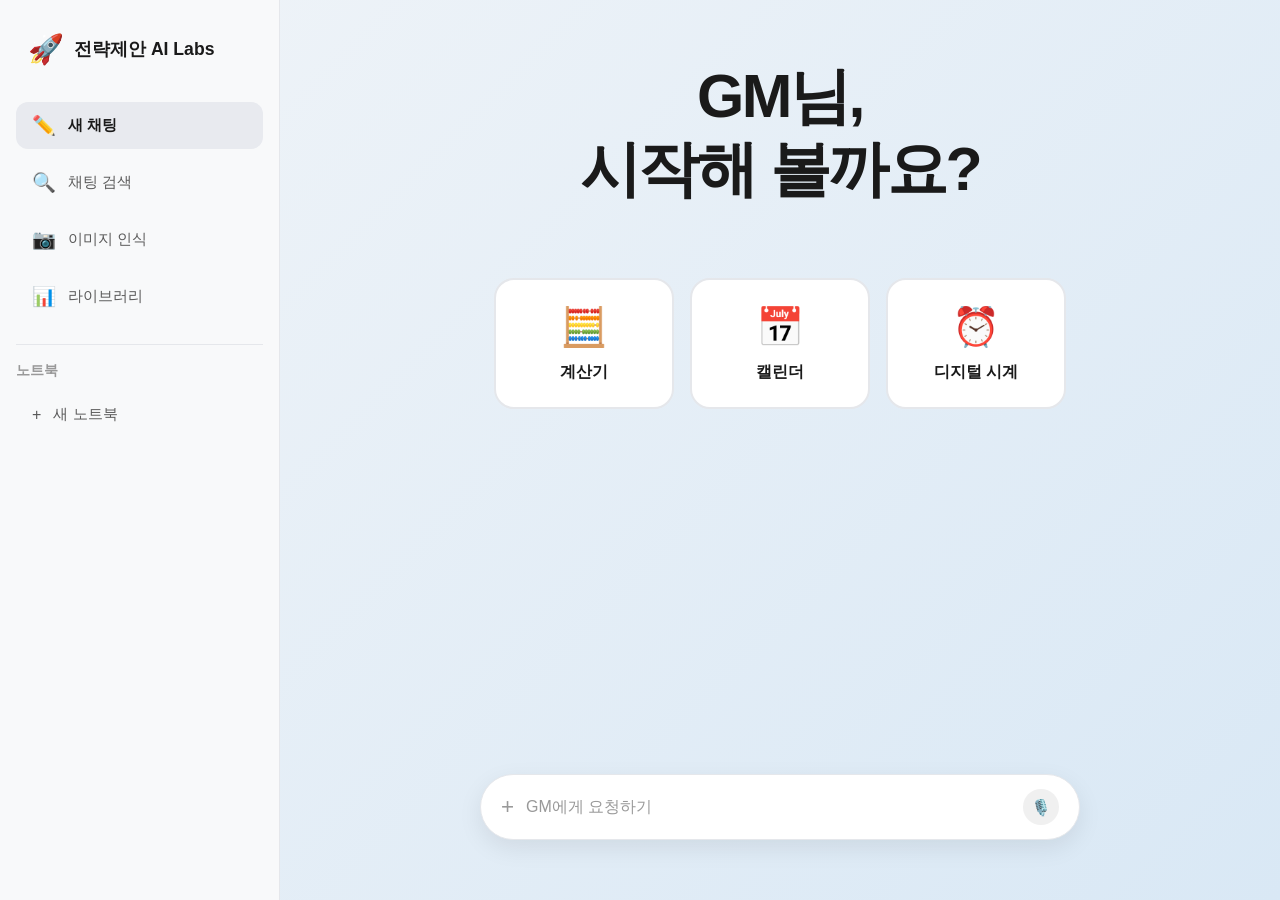
<file: index.html>
<!DOCTYPE html>
<html lang="ko">
<head>
  <meta charset="UTF-8" />
  <meta name="viewport" content="width=device-width, initial-scale=1.0" />
  <title>GM Service Hub</title>
  <style>
    * {
      margin: 0;
      padding: 0;
      box-sizing: border-box;
    }

    body {
      min-height: 100vh;
      font-family: -apple-system, BlinkMacSystemFont, 'Segoe UI', 'Roboto', sans-serif;
      background: linear-gradient(135deg, #f0f4f8 0%, #d9e8f5 100%);
      color: #1a1a1a;
      display: flex;
      overflow: hidden;
    }

    .sidebar {
      width: 280px;
      background: #f8f9fa;
      border-right: 1px solid #e5e7eb;
      padding: 20px 16px;
      overflow-y: auto;
      display: flex;
      flex-direction: column;
      gap: 24px;
    }

    .sidebar-header {
      display: flex;
      align-items: center;
      gap: 10px;
      padding: 12px;
      cursor: pointer;
      border-radius: 12px;
      transition: background 0.2s;
    }

    .sidebar-header:hover {
      background: #f0f0f0;
    }

    .sidebar-icon {
      font-size: 1.8rem;
    }

    .sidebar-title {
      font-weight: 700;
      font-size: 1.1rem;
    }

    .sidebar-menu {
      display: grid;
      gap: 10px;
    }

    .menu-item {
      display: flex;
      align-items: center;
      gap: 12px;
      padding: 12px 16px;
      border-radius: 12px;
      cursor: pointer;
      transition: background 0.2s;
      color: #5a5a5a;
      font-size: 0.95rem;
    }

    .menu-item:hover {
      background: #e8eaef;
    }

    .menu-item.active {
      background: #e8eaef;
      color: #1a1a1a;
      font-weight: 600;
    }

    .main-content {
      flex: 1;
      display: flex;
      flex-direction: column;
      align-items: center;
      justify-content: space-between;
      padding: 60px 40px;
      overflow: auto;
    }

    .hero-section {
      display: grid;
      gap: 32px;
      text-align: center;
      align-items: center;
    }

    .hero-title {
      font-size: clamp(2.5rem, 5vw, 3.8rem);
      font-weight: 700;
      letter-spacing: -0.04em;
      line-height: 1.2;
      color: #1a1a1a;
    }

    .hero-title span {
      color: #4f46e5;
    }

    .service-grid {
      display: grid;
      grid-template-columns: repeat(auto-fit, minmax(180px, 1fr));
      gap: 16px;
      margin-top: 40px;
      width: 100%;
      max-width: 600px;
    }

    .service-btn {
      display: grid;
      place-items: center;
      gap: 12px;
      padding: 24px 20px;
      border: 2px solid #e5e7eb;
      border-radius: 20px;
      background: #ffffff;
      cursor: pointer;
      transition: all 0.3s ease;
      text-decoration: none;
      color: inherit;
    }

    .service-btn:hover {
      border-color: #4f46e5;
      box-shadow: 0 12px 32px rgba(79, 70, 229, 0.15);
      transform: translateY(-4px);
    }

    .service-btn-icon {
      font-size: 2.4rem;
    }

    .service-btn-label {
      font-weight: 600;
      font-size: 1rem;
      color: #1a1a1a;
    }

    .input-section {
      width: 100%;
      max-width: 600px;
      display: grid;
      gap: 16px;
      align-items: center;
    }

    .input-wrapper {
      display: flex;
      align-items: center;
      gap: 12px;
      background: #ffffff;
      border: 1px solid #e5e7eb;
      border-radius: 999px;
      padding: 14px 20px;
      box-shadow: 0 8px 24px rgba(0, 0, 0, 0.08);
      transition: border-color 0.2s, box-shadow 0.2s;
    }

    .input-wrapper:focus-within {
      border-color: #4f46e5;
      box-shadow: 0 12px 32px rgba(79, 70, 229, 0.15);
    }

    .input-plus {
      font-size: 1.4rem;
      color: #999;
      cursor: pointer;
    }

    .input-field {
      flex: 1;
      border: none;
      outline: none;
      font-size: 1rem;
      font-family: inherit;
      color: #1a1a1a;
    }

    .input-field::placeholder {
      color: #999;
    }

    .input-actions {
      display: flex;
      align-items: center;
      gap: 8px;
    }

    .input-btn {
      width: 36px;
      height: 36px;
      border: none;
      border-radius: 50%;
      background: #f0f0f0;
      cursor: pointer;
      display: grid;
      place-items: center;
      transition: background 0.2s;
      font-size: 1rem;
    }

    .input-btn:hover {
      background: #e0e0e0;
    }

    @media (max-width: 768px) {
      .sidebar {
        width: 70px;
        padding: 16px 8px;
      }

      .sidebar-title,
      .menu-item span {
        display: none;
      }

      .menu-item {
        justify-content: center;
        padding: 12px;
      }

      .main-content {
        padding: 40px 20px;
      }
    }

    ::-webkit-scrollbar {
      width: 8px;
    }

    ::-webkit-scrollbar-track {
      background: transparent;
    }

    ::-webkit-scrollbar-thumb {
      background: #ccc;
      border-radius: 4px;
    }

    ::-webkit-scrollbar-thumb:hover {
      background: #999;
    }
  </style>
</head>
<body>
  <div class="sidebar">
    <div class="sidebar-header">
      <span class="sidebar-icon">🚀</span>
      <span class="sidebar-title">전략제안 AI Labs</span>
    </div>

    <div class="sidebar-menu">
      <div class="menu-item active">
        <span style="font-size: 1.2rem;">✏️</span>
        <span>새 채팅</span>
      </div>
      <div class="menu-item">
        <span style="font-size: 1.2rem;">🔍</span>
        <span>채팅 검색</span>
      </div>
      <div class="menu-item">
        <span style="font-size: 1.2rem;">📷</span>
        <span>이미지 인식</span>
      </div>
      <div class="menu-item">
        <span style="font-size: 1.2rem;">📊</span>
        <span>라이브러리</span>
      </div>
    </div>

    <div style="border-top: 1px solid #e5e7eb; padding-top: 16px; font-size: 0.9rem; color: #999;">
      <div style="font-weight: 600; margin-bottom: 12px;">노트북</div>
      <div style="display: grid; gap: 8px;">
        <div class="menu-item">
          <span style="font-size: 1rem;">+</span>
          <span>새 노트북</span>
        </div>
      </div>
    </div>
  </div>

  <div class="main-content">
    <div class="hero-section">
      <h1 class="hero-title">GM님,<br/>시작해 볼까요?</h1>

      <div class="service-grid">
        <a href="./calculator/index.html" class="service-btn">
          <div class="service-btn-icon">🧮</div>
          <div class="service-btn-label">계산기</div>
        </a>

        <a href="./calendar/index.html" class="service-btn">
          <div class="service-btn-icon">📅</div>
          <div class="service-btn-label">캘린더</div>
        </a>

        <a href="./clock/index.html" class="service-btn">
          <div class="service-btn-icon">⏰</div>
          <div class="service-btn-label">디지털 시계</div>
        </a>
      </div>
    </div>

    <div class="input-section">
      <div class="input-wrapper">
        <span class="input-plus">+</span>
        <input
          type="text"
          class="input-field"
          placeholder="GM에게 요청하기"
          readonly
        />
        <div class="input-actions">
          <button class="input-btn">🎙️</button>
        </div>
      </div>
    </div>
  </div>
</body>
</html>
</file>
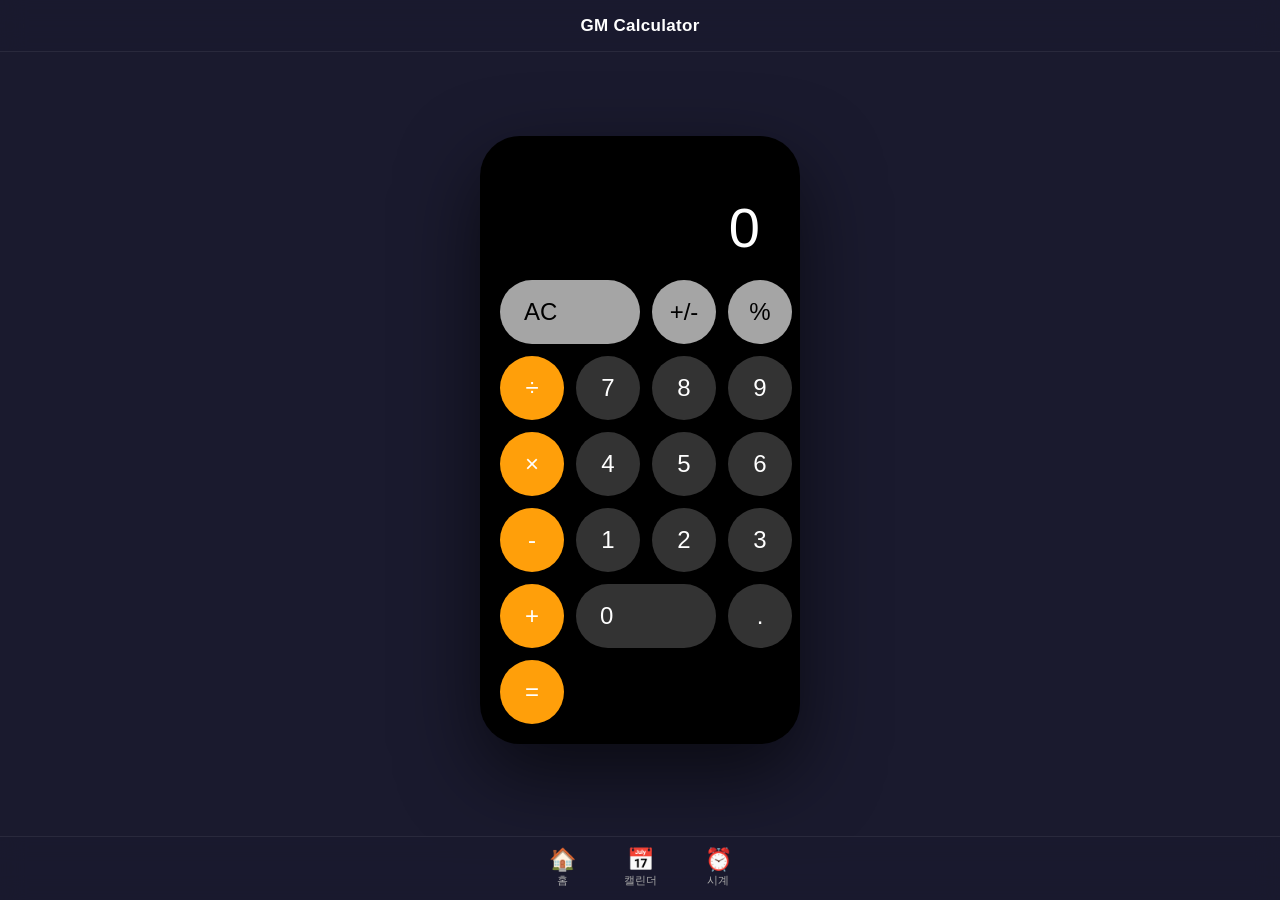
<file: calculator/index.html>
<!DOCTYPE html>
<html lang="ko">
<head>
  <meta charset="UTF-8" />
  <meta name="viewport" content="width=device-width, initial-scale=1.0" />
  <title>GM Calculator</title>
  <link rel="stylesheet" href="style.css" />
</head>
<body>
  <header class="top-bar">
    <span class="app-title">GM Calculator</span>
  </header>
  <div class="calculator">
    <div class="display">
      <div class="expression" id="expression"></div>
      <div class="result" id="result">0</div>
    </div>
    <div class="buttons">
      <button class="btn btn-wide btn-gray" onclick="clearAll()">AC</button>
      <button class="btn btn-gray" onclick="toggleSign()">+/-</button>
      <button class="btn btn-gray" onclick="percentage()">%</button>
      <button class="btn btn-orange" onclick="inputOp('÷')">÷</button>

      <button class="btn" onclick="inputNum('7')">7</button>
      <button class="btn" onclick="inputNum('8')">8</button>
      <button class="btn" onclick="inputNum('9')">9</button>
      <button class="btn btn-orange" onclick="inputOp('×')">×</button>

      <button class="btn" onclick="inputNum('4')">4</button>
      <button class="btn" onclick="inputNum('5')">5</button>
      <button class="btn" onclick="inputNum('6')">6</button>
      <button class="btn btn-orange" onclick="inputOp('-')">-</button>

      <button class="btn" onclick="inputNum('1')">1</button>
      <button class="btn" onclick="inputNum('2')">2</button>
      <button class="btn" onclick="inputNum('3')">3</button>
      <button class="btn btn-orange" onclick="inputOp('+')">+</button>

      <button class="btn btn-wide" onclick="inputNum('0')">0</button>
      <button class="btn" onclick="inputDot()">.</button>
      <button class="btn btn-orange" onclick="calculate()">=</button>
    </div>
  </div>
  <nav class="bottom-nav">
    <a href="../index.html" class="nav-link">
      <span class="nav-icon">🏠</span>
      <span class="nav-label">홈</span>
    </a>
    <a href="../calendar/index.html" class="nav-link">
      <span class="nav-icon">📅</span>
      <span class="nav-label">캘린더</span>
    </a>
    <a href="../clock/index.html" class="nav-link">
      <span class="nav-icon">⏰</span>
      <span class="nav-label">시계</span>
    </a>
  </nav>
  <script src="calculator.js"></script>
</body>
</html>
</file>
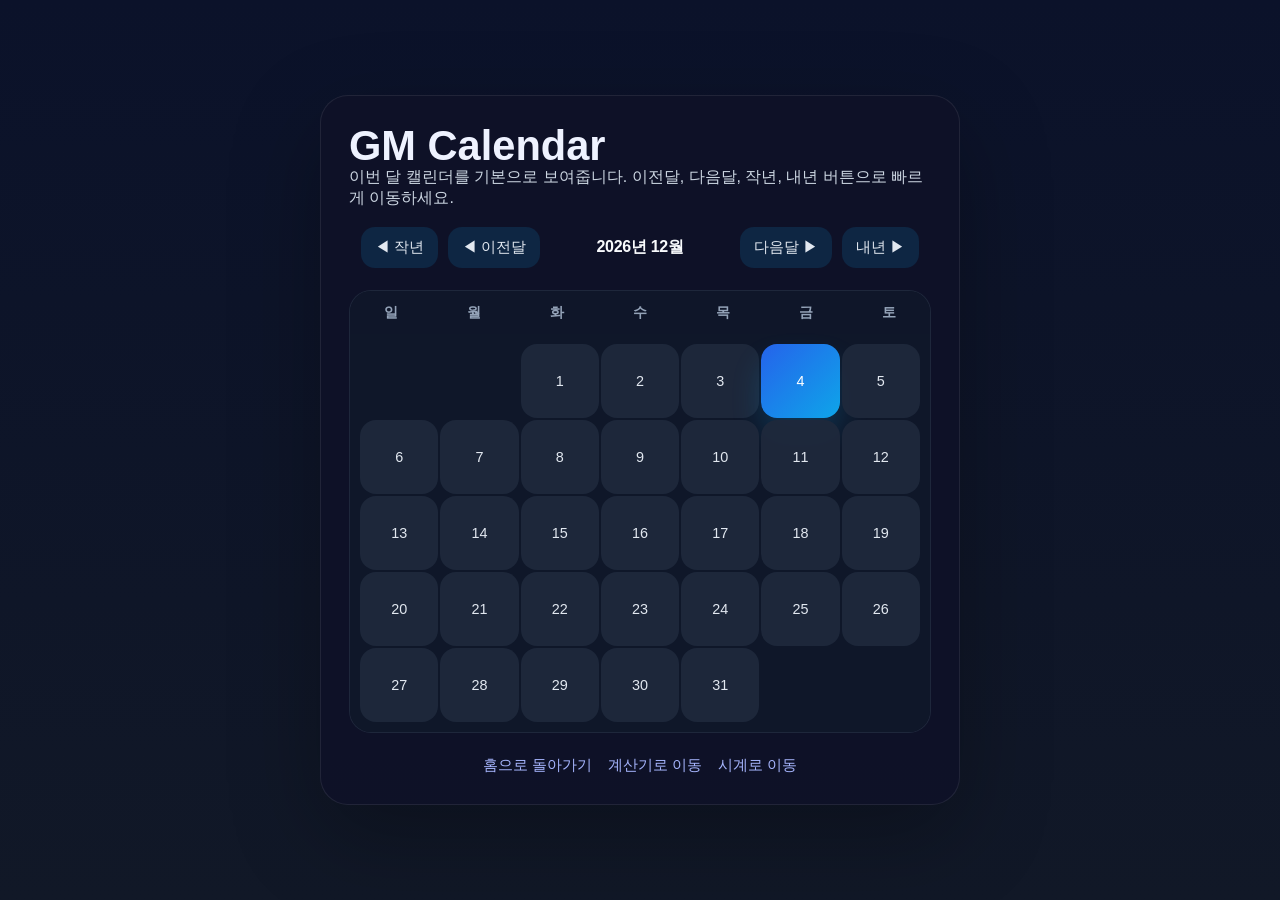
<file: calendar/index.html>
<!DOCTYPE html>
<html lang="ko">
<head>
  <meta charset="UTF-8" />
  <meta name="viewport" content="width=device-width, initial-scale=1.0" />
  <title>GM Calendar</title>
  <style>
    * {
      margin: 0;
      padding: 0;
      box-sizing: border-box;
    }
    body {
      min-height: 100vh;
      display: flex;
      justify-content: center;
      align-items: center;
      padding: 24px;
      font-family: -apple-system, BlinkMacSystemFont, 'Segoe UI', sans-serif;
      background: linear-gradient(180deg, #0b122a 0%, #111827 100%);
      color: #eef2ff;
    }
    .card {
      width: min(640px, 100%);
      padding: 28px;
      border-radius: 28px;
      background: rgba(15, 18, 40, 0.96);
      border: 1px solid rgba(255, 255, 255, 0.08);
      box-shadow: 0 30px 90px rgba(0, 0, 0, 0.28);
    }
    .calendar-header {
      display: grid;
      gap: 18px;
      margin-bottom: 22px;
    }
    .calendar-header h1 {
      font-size: clamp(2rem, 4vw, 2.6rem);
      line-height: 1.05;
    }
    .calendar-header .subtitle {
      color: #cbd5e1;
      font-size: 1rem;
    }
    .controls {
      display: flex;
      flex-wrap: wrap;
      justify-content: center;
      align-items: center;
      gap: 10px;
    }
    .controls button {
      border: none;
      border-radius: 14px;
      padding: 10px 14px;
      background: rgba(14, 165, 233, 0.14);
      color: #e2e8f0;
      cursor: pointer;
      transition: transform 0.16s ease, background 0.16s ease;
      font-size: 0.95rem;
    }
    .controls button:hover {
      transform: translateY(-1px);
      background: rgba(14, 165, 233, 0.22);
    }
    .month-label {
      min-width: 180px;
      text-align: center;
      font-weight: 700;
      letter-spacing: -0.02em;
      color: #f8fafc;
    }
    .calendar {
      border-radius: 22px;
      overflow: hidden;
      border: 1px solid rgba(148, 163, 184, 0.12);
      background: rgba(15, 23, 42, 0.9);
    }
    .weekdays,
    .days {
      display: grid;
      grid-template-columns: repeat(7, minmax(0, 1fr));
    }
    .weekdays div,
    .days div {
      padding: 12px 8px;
      text-align: center;
      font-size: 0.9rem;
    }
    .weekdays {
      background: rgba(15, 23, 42, 0.95);
      color: #94a3b8;
      font-weight: 600;
    }
    .days {
      gap: 2px;
      padding: 10px;
      background: rgba(15, 23, 42, 0.88);
    }
    .day {
      min-height: 74px;
      border-radius: 16px;
      background: rgba(30, 41, 59, 0.95);
      color: #e2e8f0;
      display: grid;
      place-items: center;
      transition: transform 0.16s ease, background 0.16s ease;
    }
    .day:hover {
      transform: translateY(-1px);
      background: rgba(56, 189, 248, 0.16);
    }
    .day.empty {
      background: transparent;
      color: transparent;
      cursor: default;
    }
    .day.today {
      background: linear-gradient(135deg, #2563eb, #0ea5e9);
      color: #fff;
      box-shadow: 0 18px 30px rgba(14, 165, 233, 0.2);
    }
    .actions {
      display: flex;
      justify-content: center;
      gap: 16px;
      flex-wrap: wrap;
      margin-top: 22px;
    }
    .nav-link {
      color: #a5b4fc;
      text-decoration: none;
      font-size: 0.95rem;
    }
  </style>
</head>
<body>
  <div class="card">
    <div class="calendar-header">
      <div>
        <h1>GM Calendar</h1>
        <p class="subtitle">이번 달 캘린더를 기본으로 보여줍니다. 이전달, 다음달, 작년, 내년 버튼으로 빠르게 이동하세요.</p>
      </div>
      <div class="controls">
        <button type="button" onclick="changeYear(-1)">◀ 작년</button>
        <button type="button" onclick="changeMonth(-1)">◀ 이전달</button>
        <div class="month-label" id="monthLabel"></div>
        <button type="button" onclick="changeMonth(1)">다음달 ▶</button>
        <button type="button" onclick="changeYear(1)">내년 ▶</button>
      </div>
    </div>

    <div class="calendar">
      <div class="weekdays">
        <div>일</div>
        <div>월</div>
        <div>화</div>
        <div>수</div>
        <div>목</div>
        <div>금</div>
        <div>토</div>
      </div>
      <div class="days" id="calendarDays"></div>
    </div>

    <div class="actions">
      <a class="nav-link" href="../index.html">홈으로 돌아가기</a>
      <a class="nav-link" href="../calculator/index.html">계산기로 이동</a>
      <a class="nav-link" href="../clock/index.html">시계로 이동</a>
    </div>
  </div>

  <script>
    const monthLabel = document.getElementById('monthLabel');
    const calendarDays = document.getElementById('calendarDays');
    const now = new Date();
    let currentYear = now.getFullYear();
    let currentMonth = now.getMonth();

    function renderCalendar(year, month) {
      const date = new Date(year, month, 1);
      const today = new Date();
      const firstDayIndex = date.getDay();
      const lastDay = new Date(year, month + 1, 0).getDate();

      monthLabel.textContent = `${year}년 ${month + 1}월`;
      calendarDays.innerHTML = '';

      for (let i = 0; i < firstDayIndex; i += 1) {
        const emptyCell = document.createElement('div');
        emptyCell.className = 'day empty';
        calendarDays.appendChild(emptyCell);
      }

      for (let day = 1; day <= lastDay; day += 1) {
        const dayCell = document.createElement('div');
        dayCell.className = 'day';
        dayCell.textContent = day;

        if (
          day === today.getDate() &&
          month === today.getMonth() &&
          year === today.getFullYear()
        ) {
          dayCell.classList.add('today');
        }

        calendarDays.appendChild(dayCell);
      }
    }

    function changeMonth(offset) {
      currentMonth += offset;
      if (currentMonth > 11) {
        currentMonth = 0;
        currentYear += 1;
      } else if (currentMonth < 0) {
        currentMonth = 11;
        currentYear -= 1;
      }
      renderCalendar(currentYear, currentMonth);
    }

    function changeYear(offset) {
      currentYear += offset;
      renderCalendar(currentYear, currentMonth);
    }

    renderCalendar(currentYear, currentMonth);
  </script>
</body>
</html>
</file>
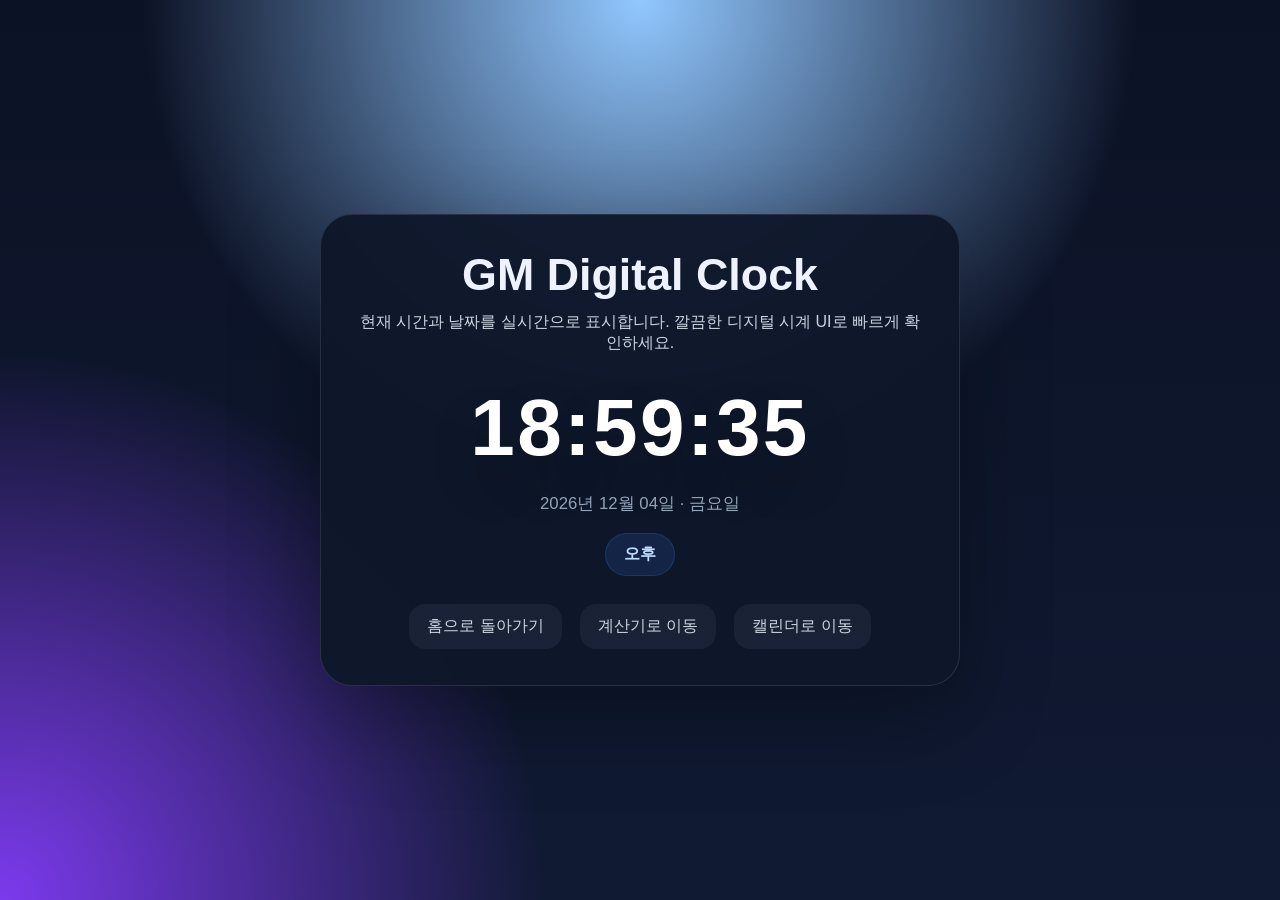
<file: clock/index.html>
<!DOCTYPE html>
<html lang="ko">
<head>
  <meta charset="UTF-8" />
  <meta name="viewport" content="width=device-width, initial-scale=1.0" />
  <title>GM Digital Clock</title>
  <style>
    * {
      margin: 0;
      padding: 0;
      box-sizing: border-box;
    }

    body {
      min-height: 100vh;
      display: flex;
      justify-content: center;
      align-items: center;
      padding: 24px;
      font-family: -apple-system, BlinkMacSystemFont, 'Segoe UI', sans-serif;
      background: radial-gradient(circle at top, #91c7ff 0%, transparent 45%),
                  radial-gradient(circle at bottom left, #7c3aed 0%, transparent 35%),
                  linear-gradient(180deg, #0c1225 0%, #101a33 100%);
      color: #eef2ff;
    }

    .clock-card {
      width: min(640px, 100%);
      padding: 36px 32px;
      border-radius: 32px;
      background: rgba(15, 23, 42, 0.96);
      border: 1px solid rgba(148, 163, 184, 0.18);
      box-shadow: 0 30px 90px rgba(0, 0, 0, 0.32);
      text-align: center;
    }

    .clock-header {
      display: grid;
      gap: 14px;
      margin-bottom: 28px;
    }

    .clock-header h1 {
      font-size: clamp(2rem, 4vw, 2.8rem);
      line-height: 1.05;
    }

    .clock-header p {
      color: #cbd5e1;
      font-size: 1rem;
    }

    .clock-display {
      display: grid;
      justify-items: center;
      gap: 18px;
      margin-top: 24px;
    }

    .time {
      font-size: clamp(3rem, 8vw, 5rem);
      font-weight: 700;
      letter-spacing: 0.03em;
      color: #ffffff;
      text-shadow: 0 24px 50px rgba(0, 0, 0, 0.22);
    }

    .date {
      color: #94a3b8;
      font-size: 1.05rem;
    }

    .status {
      display: inline-flex;
      align-items: center;
      justify-content: center;
      gap: 10px;
      padding: 10px 18px;
      border-radius: 999px;
      background: rgba(59, 130, 246, 0.14);
      color: #bfdbfe;
      font-weight: 600;
      border: 1px solid rgba(59, 130, 246, 0.2);
    }

    .actions {
      margin-top: 28px;
      display: flex;
      justify-content: center;
      gap: 18px;
      flex-wrap: wrap;
    }

    .nav-link {
      color: #cbd5e1;
      text-decoration: none;
      padding: 12px 18px;
      border-radius: 16px;
      background: rgba(148, 163, 184, 0.08);
      transition: background 0.2s;
    }

    .nav-link:hover {
      background: rgba(148, 163, 184, 0.16);
    }
  </style>
</head>
<body>
  <div class="clock-card">
    <div class="clock-header">
      <h1>GM Digital Clock</h1>
      <p>현재 시간과 날짜를 실시간으로 표시합니다. 깔끔한 디지털 시계 UI로 빠르게 확인하세요.</p>
    </div>

    <div class="clock-display">
      <div class="time" id="timeDisplay">00:00:00</div>
      <div class="date" id="dateDisplay">YYYY년 MM월 DD일</div>
      <div class="status" id="statusDisplay">--</div>
    </div>

    <div class="actions">
      <a class="nav-link" href="../index.html">홈으로 돌아가기</a>
      <a class="nav-link" href="../calculator/index.html">계산기로 이동</a>
      <a class="nav-link" href="../calendar/index.html">캘린더로 이동</a>
    </div>
  </div>

  <script>
    const timeDisplay = document.getElementById('timeDisplay');
    const dateDisplay = document.getElementById('dateDisplay');
    const statusDisplay = document.getElementById('statusDisplay');

    function pad(number) {
      return number.toString().padStart(2, '0');
    }

    function updateClock() {
      const now = new Date();
      const hours = pad(now.getHours());
      const minutes = pad(now.getMinutes());
      const seconds = pad(now.getSeconds());
      const year = now.getFullYear();
      const month = pad(now.getMonth() + 1);
      const day = pad(now.getDate());
      const weekNames = ['일요일', '월요일', '화요일', '수요일', '목요일', '금요일', '토요일'];
      const weekDay = weekNames[now.getDay()];

      timeDisplay.textContent = `${hours}:${minutes}:${seconds}`;
      dateDisplay.textContent = `${year}년 ${month}월 ${day}일 · ${weekDay}`;
      statusDisplay.textContent = hours < 12 ? '오전' : '오후';
    }

    updateClock();
    setInterval(updateClock, 1000);
  </script>
</body>
</html>
</file>
<file: calculator/style.css>
* {
  margin: 0;
  padding: 0;
  box-sizing: border-box;
}

body {
  min-height: 100vh;
  display: flex;
  flex-direction: column;
  align-items: center;
  justify-content: center;
  background: #1a1a2e;
  font-family: -apple-system, BlinkMacSystemFont, 'Segoe UI', sans-serif;
  padding: 60px 0 80px;
}

.top-bar {
  position: fixed;
  top: 0;
  left: 0;
  right: 0;
  height: 52px;
  display: flex;
  align-items: center;
  justify-content: center;
  background: rgba(26, 26, 46, 0.85);
  backdrop-filter: blur(12px);
  border-bottom: 1px solid rgba(255, 255, 255, 0.07);
  z-index: 10;
}

.app-title {
  color: #fff;
  font-size: 17px;
  font-weight: 600;
  letter-spacing: 0.3px;
}

.bottom-nav {
  position: fixed;
  bottom: 0;
  left: 0;
  right: 0;
  height: 64px;
  display: flex;
  align-items: center;
  justify-content: center;
  background: rgba(26, 26, 46, 0.85);
  backdrop-filter: blur(12px);
  border-top: 1px solid rgba(255, 255, 255, 0.07);
  z-index: 10;
}

.nav-link {
  display: flex;
  flex-direction: column;
  align-items: center;
  gap: 2px;
  text-decoration: none;
  padding: 6px 24px;
  border-radius: 12px;
  transition: background 0.15s;
}

.nav-link:hover {
  background: rgba(255, 255, 255, 0.08);
}

.nav-icon {
  font-size: 22px;
  line-height: 1;
}

.nav-label {
  color: #aaa;
  font-size: 11px;
  font-weight: 500;
}

.calculator {
  background: #000;
  border-radius: 40px;
  padding: 20px;
  width: 320px;
  box-shadow: 0 30px 80px rgba(0, 0, 0, 0.6);
}

.display {
  padding: 16px 20px 24px;
  text-align: right;
  min-height: 120px;
  display: flex;
  flex-direction: column;
  justify-content: flex-end;
}

.expression {
  color: #888;
  font-size: 18px;
  min-height: 24px;
  margin-bottom: 4px;
  overflow: hidden;
  text-overflow: ellipsis;
  white-space: nowrap;
}

.result {
  color: #fff;
  font-size: 56px;
  font-weight: 300;
  line-height: 1;
  overflow: hidden;
  text-overflow: ellipsis;
  white-space: nowrap;
}

.result.small {
  font-size: 36px;
}

.buttons {
  display: grid;
  grid-template-columns: repeat(4, 1fr);
  gap: 12px;
}

.btn {
  border: none;
  border-radius: 50%;
  width: 64px;
  height: 64px;
  font-size: 24px;
  font-weight: 400;
  cursor: pointer;
  transition: filter 0.1s;
  background: #333;
  color: #fff;
  justify-self: center;
}

.btn:hover {
  filter: brightness(1.3);
}

.btn:active {
  filter: brightness(0.8);
  transform: scale(0.96);
}

.btn-gray {
  background: #a5a5a5;
  color: #000;
}

.btn-orange {
  background: #ff9f0a;
  color: #fff;
}

.btn-orange.active {
  background: #fff;
  color: #ff9f0a;
}

.btn-wide {
  width: 100%;
  border-radius: 32px;
  grid-column: span 2;
  justify-self: stretch;
  text-align: left;
  padding-left: 24px;
}
</file>
